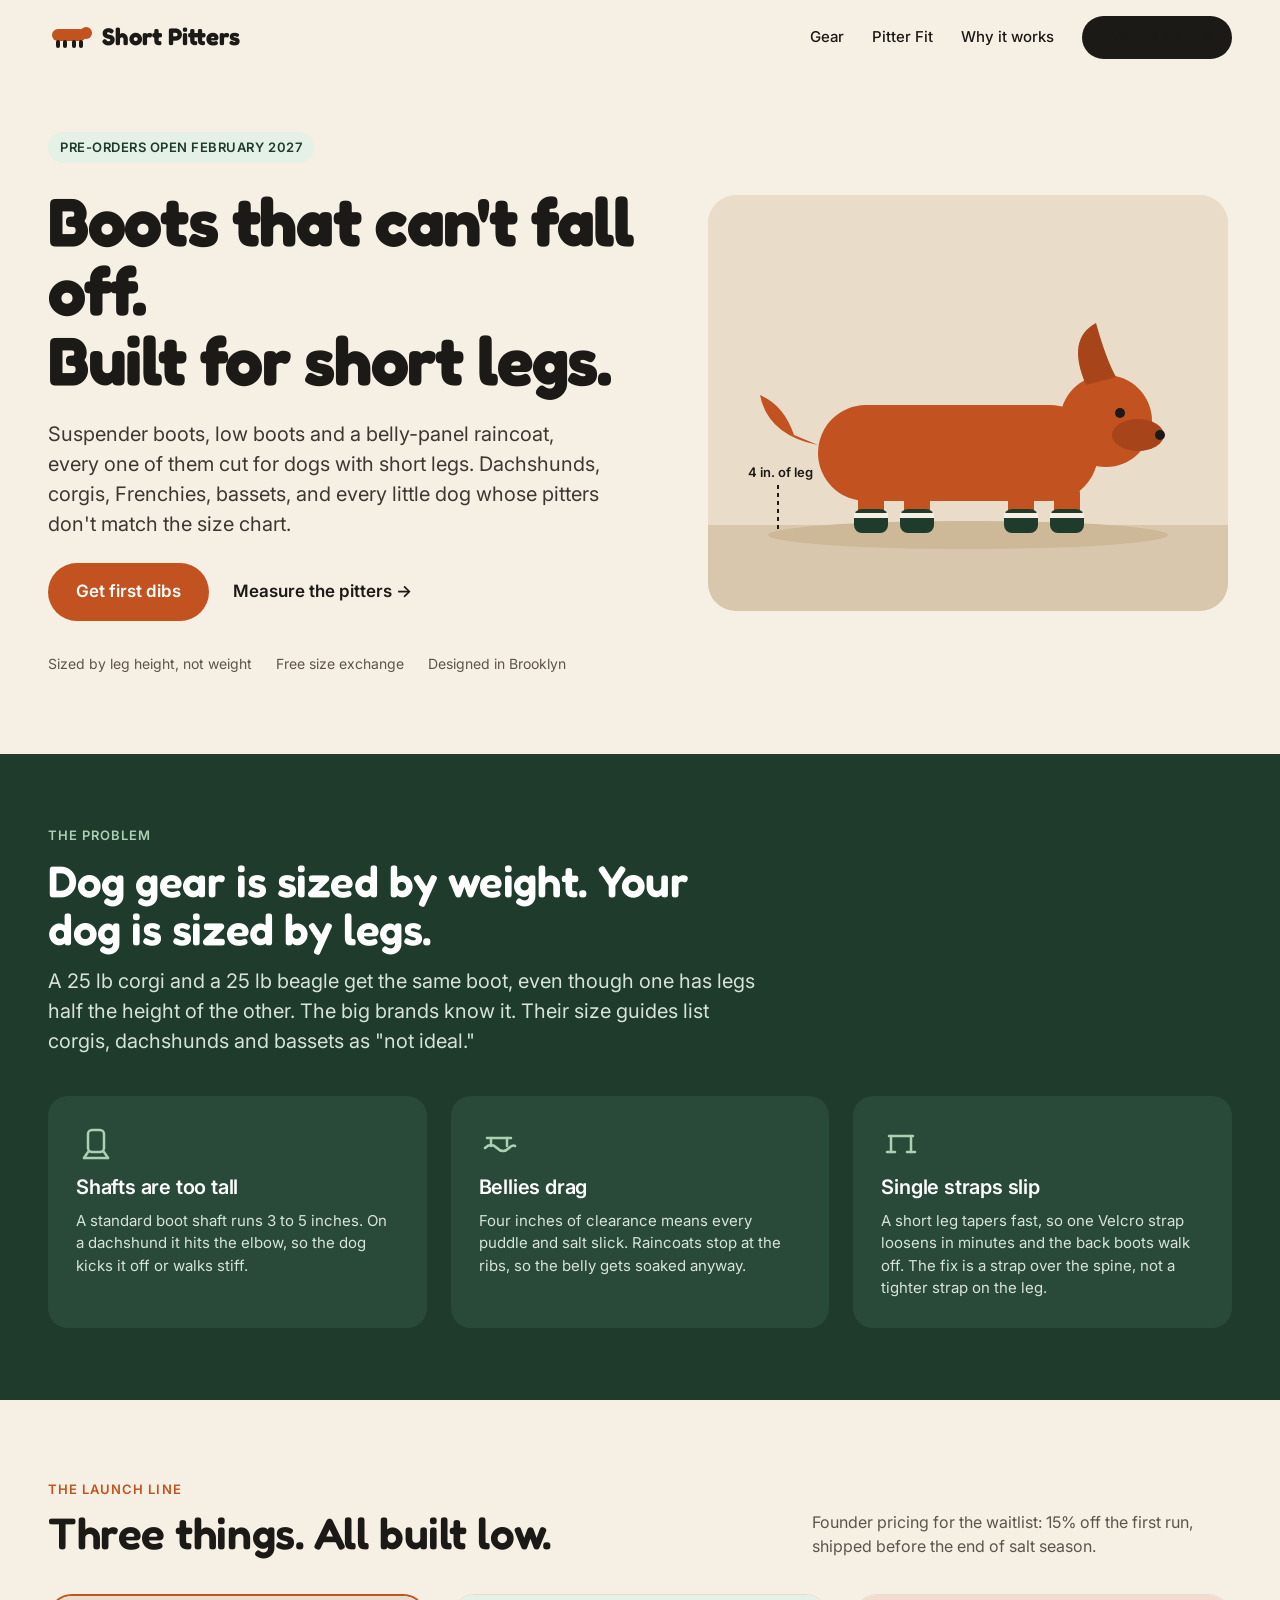
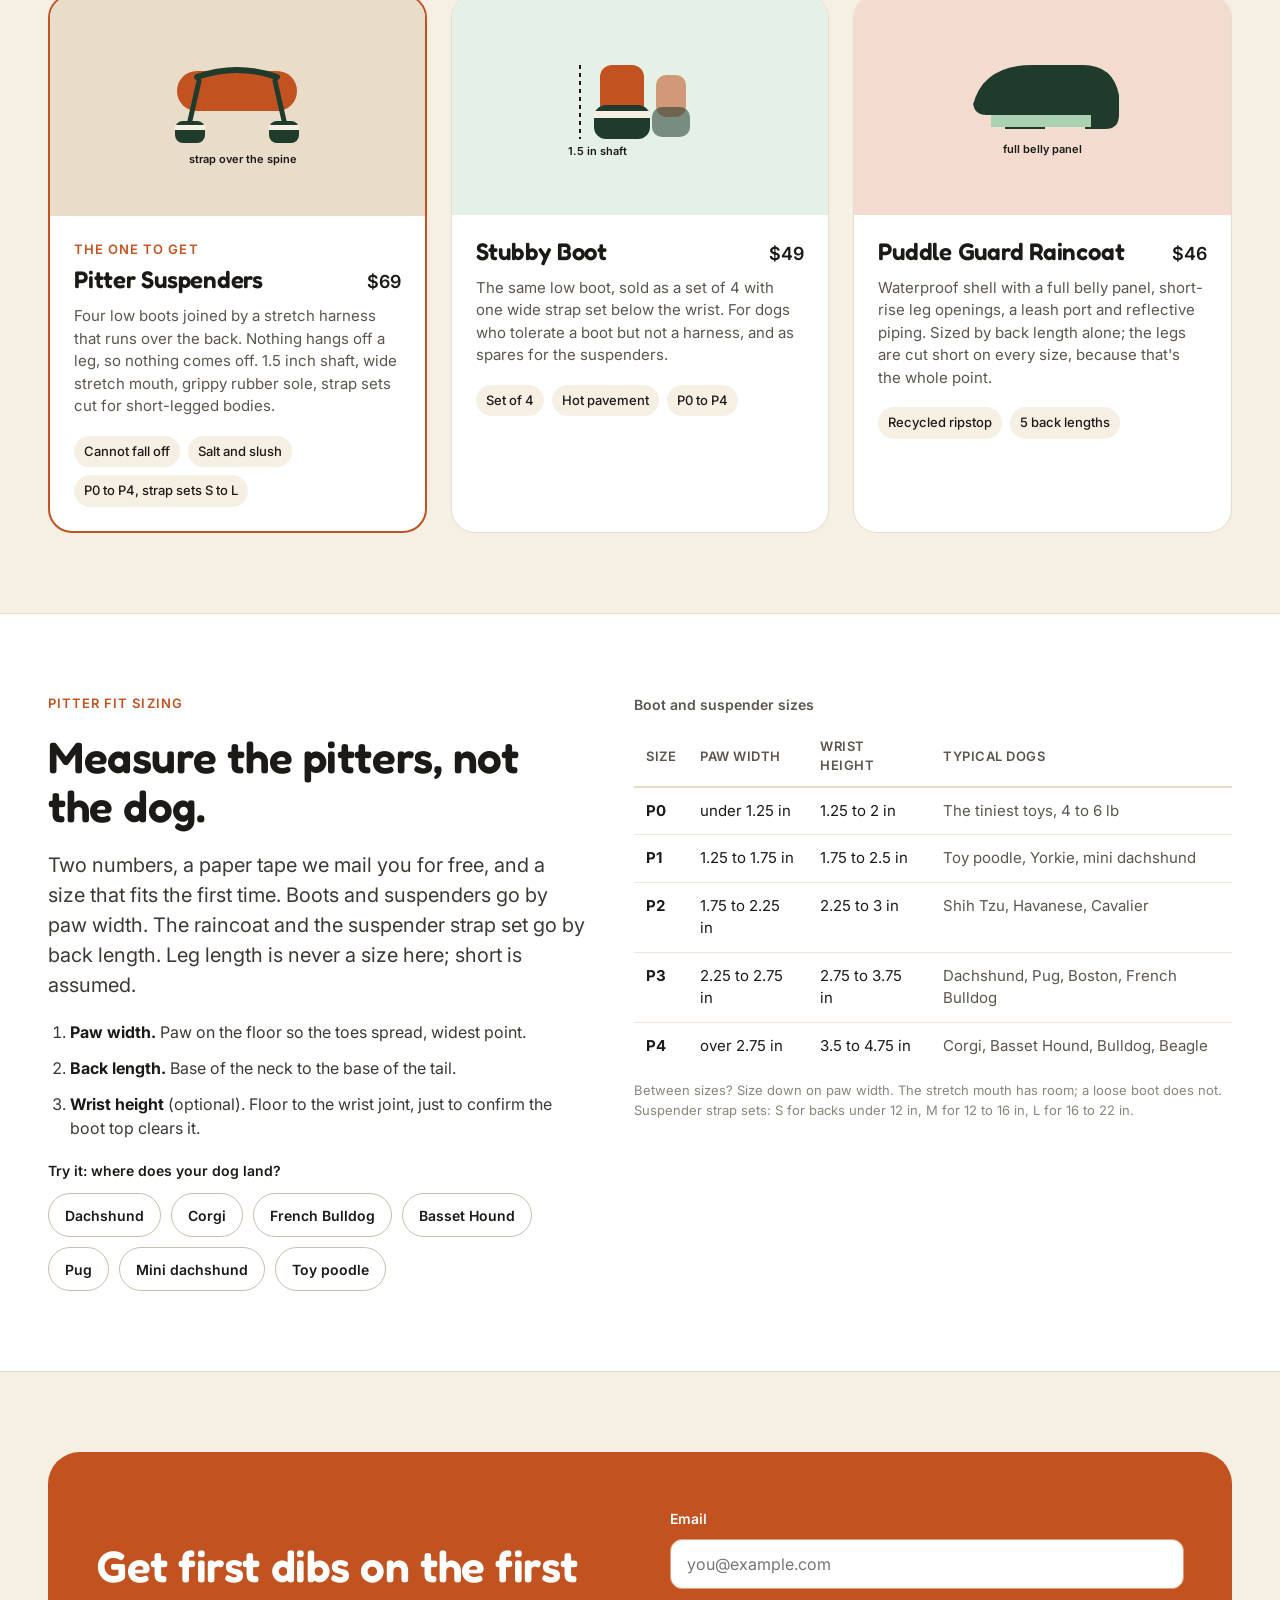
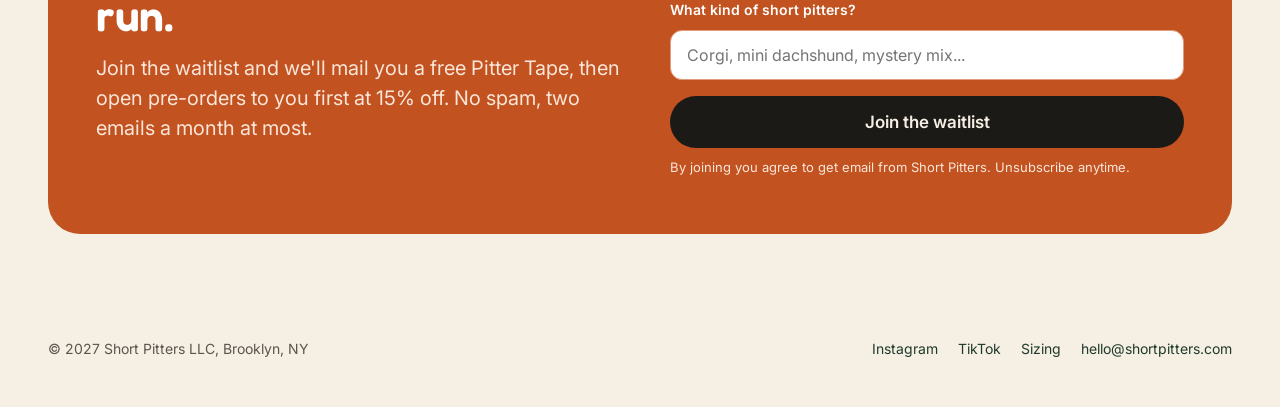
<file: index.html>
<!doctype html>
<html lang="en">
<head>
<meta charset="utf-8">
<meta name="viewport" content="width=device-width, initial-scale=1">
<title>Short Pitters | Suspender boots and gear for short-legged dogs</title>
<meta name="description" content="Suspender boots that cannot fall off, low boots and a belly-panel raincoat, all built for short-legged dogs. Dachshunds, corgis, Frenchies, bassets, toy breeds. Pre-orders open February 2027.">
<link rel="canonical" href="https://shortpitters.com/">
<link rel="icon" href="/favicon.svg" type="image/svg+xml">
<link rel="apple-touch-icon" href="/apple-touch-icon.png">
<meta property="og:type" content="website">
<meta property="og:title" content="Short Pitters: boots that cannot fall off. Built for short legs.">
<meta property="og:description" content="Gear sized by leg height for short-legged dogs. Join the waitlist and get a free Pitter Tape.">
<meta property="og:url" content="https://shortpitters.com/">
<meta property="og:image" content="https://shortpitters.com/og.png">
<meta name="twitter:card" content="summary_large_image">
<meta name="theme-color" content="#f6efe4">
<link rel="preconnect" href="https://fonts.googleapis.com">
<link rel="preconnect" href="https://fonts.gstatic.com" crossorigin>
<link href="https://fonts.googleapis.com/css2?family=Fredoka:wght@500;600;700&family=Inter:wght@400;500;600&display=swap" rel="stylesheet">
<link rel="stylesheet" href="/styles.css">
<script type="application/ld+json">
{"@context":"https://schema.org","@type":"Organization","name":"Short Pitters","url":"https://shortpitters.com","logo":"https://shortpitters.com/favicon.svg","sameAs":["https://instagram.com/shortpitters","https://tiktok.com/@shortpitters"]}
</script>
</head>
<body>
<a class="skip" href="#main">Skip to content</a>

<header class="site-header">
  <div class="wrap header-row">
    <a class="brand" href="#top" aria-label="Short Pitters home">
      <svg width="44" height="28" viewBox="0 0 44 28" aria-hidden="true"><rect x="4" y="6" width="34" height="12" rx="6" fill="#c2521f"/><circle cx="38" cy="10" r="6" fill="#c2521f"/><rect x="8" y="17" width="4" height="8" rx="2" fill="#1c1a17"/><rect x="15" y="17" width="4" height="8" rx="2" fill="#1c1a17"/><rect x="24" y="17" width="4" height="8" rx="2" fill="#1c1a17"/><rect x="31" y="17" width="4" height="8" rx="2" fill="#1c1a17"/></svg>
      <span>Short Pitters</span>
    </a>
    <button class="nav-toggle" aria-expanded="false" aria-controls="nav" aria-label="Open menu">
      <span></span><span></span><span></span>
    </button>
    <nav id="nav" class="nav">
      <a href="#products">Gear</a>
      <a href="#fit">Pitter Fit</a>
      <a href="#why">Why it works</a>
      <a class="btn btn-dark" href="#waitlist">Join the waitlist</a>
    </nav>
  </div>
</header>

<main id="main">
<section id="top" class="hero wrap">
  <div class="hero-copy">
    <span class="eyebrow pill-green">Pre-orders open February 2027</span>
    <h1>Boots that can't fall off.<br>Built for short legs.</h1>
    <p class="lede">Suspender boots, low boots and a belly-panel raincoat, every one of them cut for dogs with short legs. Dachshunds, corgis, Frenchies, bassets, and every little dog whose pitters don't match the size chart.</p>
    <div class="cta-row">
      <a class="btn btn-clay" href="#waitlist">Get first dibs</a>
      <a class="btn btn-text" href="#fit">Measure the pitters &rarr;</a>
    </div>
    <ul class="proof">
      <li>Sized by leg height, not weight</li>
      <li>Free size exchange</li>
      <li>Designed in Brooklyn</li>
    </ul>
  </div>
  <div class="hero-art">
    <svg viewBox="0 0 520 416" role="img" aria-label="Illustration of a long, low dog wearing four short boots">
      <rect x="0" y="330" width="520" height="86" fill="#d9c7ad"/>
      <ellipse cx="260" cy="340" rx="200" ry="14" fill="#cdb898"/>
      <rect x="110" y="210" width="280" height="96" rx="48" fill="#c2521f"/>
      <circle cx="398" cy="226" r="46" fill="#c2521f"/>
      <ellipse cx="430" cy="240" rx="26" ry="16" fill="#a8441a"/>
      <path d="M378 190 q-20 -46 10 -62 q10 36 20 54 z" fill="#a8441a"/>
      <circle cx="412" cy="218" r="5" fill="#1c1a17"/>
      <circle cx="452" cy="240" r="5" fill="#1c1a17"/>
      <path d="M110 250 q-50 -10 -58 -50 q24 10 34 40 z" fill="#c2521f"/>
      <g fill="#c2521f"><rect x="150" y="290" width="26" height="40" rx="8"/><rect x="196" y="290" width="26" height="40" rx="8"/><rect x="300" y="290" width="26" height="40" rx="8"/><rect x="346" y="290" width="26" height="40" rx="8"/></g>
      <g fill="#1f3b2c"><rect x="146" y="314" width="34" height="24" rx="8"/><rect x="192" y="314" width="34" height="24" rx="8"/><rect x="296" y="314" width="34" height="24" rx="8"/><rect x="342" y="314" width="34" height="24" rx="8"/></g>
      <g fill="#f6efe4"><rect x="146" y="318" width="34" height="5"/><rect x="192" y="318" width="34" height="5"/><rect x="296" y="318" width="34" height="5"/><rect x="342" y="318" width="34" height="5"/></g>
      <line x1="70" y1="290" x2="70" y2="338" stroke="#1c1a17" stroke-width="2" stroke-dasharray="4 4"/>
      <text x="40" y="282" font-family="Inter, sans-serif" font-size="13" font-weight="600" fill="#1c1a17">4 in. of leg</text>
    </svg>
  </div>
</section>

<section id="why" class="band-green">
  <div class="wrap stack-40">
    <div class="stack-12 narrow">
      <span class="eyebrow light">The problem</span>
      <h2>Dog gear is sized by weight. Your dog is sized by legs.</h2>
      <p class="lede light">A 25 lb corgi and a 25 lb beagle get the same boot, even though one has legs half the height of the other. The big brands know it. Their size guides list corgis, dachshunds and bassets as "not ideal."</p>
    </div>
    <div class="grid-3">
      <div class="card-dark">
        <svg width="40" height="40" viewBox="0 0 40 40" fill="none" stroke="#a9d1b2" stroke-width="2.5" stroke-linecap="round" aria-hidden="true"><rect x="12" y="6" width="16" height="22" rx="4"/><path d="M8 34h24"/><path d="M12 28l-4 6M28 28l4 6"/></svg>
        <h3>Shafts are too tall</h3>
        <p>A standard boot shaft runs 3 to 5 inches. On a dachshund it hits the elbow, so the dog kicks it off or walks stiff.</p>
      </div>
      <div class="card-dark">
        <svg width="40" height="40" viewBox="0 0 40 40" fill="none" stroke="#a9d1b2" stroke-width="2.5" stroke-linecap="round" aria-hidden="true"><path d="M6 24c4-4 8-4 12 0s8 4 12 0 6-2 6-2"/><path d="M8 14h24"/><path d="M12 14v8M28 14v8"/></svg>
        <h3>Bellies drag</h3>
        <p>Four inches of clearance means every puddle and salt slick. Raincoats stop at the ribs, so the belly gets soaked anyway.</p>
      </div>
      <div class="card-dark">
        <svg width="40" height="40" viewBox="0 0 40 40" fill="none" stroke="#a9d1b2" stroke-width="2.5" stroke-linecap="round" aria-hidden="true"><path d="M8 12h24"/><path d="M10 12v16M30 12v16"/><path d="M6 28h8M26 28h8"/></svg>
        <h3>Single straps slip</h3>
        <p>A short leg tapers fast, so one Velcro strap loosens in minutes and the back boots walk off. The fix is a strap over the spine, not a tighter strap on the leg.</p>
      </div>
    </div>
  </div>
</section>

<section id="products" class="wrap stack-36 section">
  <div class="section-head">
    <div class="stack-10">
      <span class="eyebrow clay">The launch line</span>
      <h2>Three things. All built low.</h2>
    </div>
    <p class="muted narrow-420">Founder pricing for the waitlist: 15% off the first run, shipped before the end of salt season.</p>
  </div>
  <div class="grid-3">
    <article class="product product-lead">
      <div class="product-art art-sand">
        <svg width="200" height="130" viewBox="0 0 200 130" aria-hidden="true"><rect x="40" y="30" width="120" height="40" rx="20" fill="#c2521f"/><path d="M60 36 q40 -14 80 0" fill="none" stroke="#1f3b2c" stroke-width="6" stroke-linecap="round"/><path d="M62 40 l-10 44 M138 40 l10 44" stroke="#1f3b2c" stroke-width="5" stroke-linecap="round"/><g fill="#1f3b2c"><rect x="38" y="80" width="30" height="22" rx="8"/><rect x="132" y="80" width="30" height="22" rx="8"/></g><g fill="#f6efe4"><rect x="38" y="84" width="30" height="5"/><rect x="132" y="84" width="30" height="5"/></g><text x="52" y="122" font-family="Inter, sans-serif" font-size="11" font-weight="600" fill="#1c1a17">strap over the spine</text></svg>
      </div>
      <div class="product-body">
        <span class="eyebrow clay">The one to get</span>
        <div class="product-title"><h3>Pitter Suspenders</h3><span class="price">$69</span></div>
        <p>Four low boots joined by a stretch harness that runs over the back. Nothing hangs off a leg, so nothing comes off. 1.5 inch shaft, wide stretch mouth, grippy rubber sole, strap sets cut for short-legged bodies.</p>
        <ul class="tags"><li>Cannot fall off</li><li>Salt and slush</li><li>P0 to P4, strap sets S to L</li></ul>
      </div>
    </article>
    <article class="product">
      <div class="product-art art-mint">
        <svg width="160" height="120" viewBox="0 0 160 120" aria-hidden="true"><rect x="40" y="20" width="44" height="52" rx="12" fill="#c2521f"/><rect x="34" y="60" width="56" height="34" rx="12" fill="#1f3b2c"/><rect x="34" y="66" width="56" height="7" fill="#f6efe4"/><rect x="96" y="30" width="30" height="42" rx="10" fill="#c2521f" opacity="0.55"/><rect x="92" y="62" width="38" height="30" rx="10" fill="#1f3b2c" opacity="0.55"/><line x1="20" y1="20" x2="20" y2="94" stroke="#1c1a17" stroke-width="2" stroke-dasharray="4 4"/><text x="8" y="110" font-family="Inter, sans-serif" font-size="11" font-weight="600" fill="#1c1a17">1.5 in shaft</text></svg>
      </div>
      <div class="product-body">
        <div class="product-title"><h3>Stubby Boot</h3><span class="price">$49</span></div>
        <p>The same low boot, sold as a set of 4 with one wide strap set below the wrist. For dogs who tolerate a boot but not a harness, and as spares for the suspenders.</p>
        <ul class="tags"><li>Set of 4</li><li>Hot pavement</li><li>P0 to P4</li></ul>
      </div>
    </article>
    <article class="product">
      <div class="product-art art-blush">
        <svg width="180" height="120" viewBox="0 0 180 120" aria-hidden="true"><path d="M20 60 q10 -40 60 -40 h50 q30 0 36 30 v20 q0 14 -14 14 h-20 v-14 h-40 v14 h-40 v-14 h-18 q-14 0 -14 -14 z" fill="#1f3b2c"/><path d="M38 70 h100 v12 h-100 z" fill="#a9d1b2"/><text x="50" y="108" font-family="Inter, sans-serif" font-size="11" font-weight="600" fill="#1c1a17">full belly panel</text></svg>
      </div>
      <div class="product-body">
        <div class="product-title"><h3>Puddle Guard Raincoat</h3><span class="price">$46</span></div>
        <p>Waterproof shell with a full belly panel, short-rise leg openings, a leash port and reflective piping. Sized by back length alone; the legs are cut short on every size, because that's the whole point.</p>
        <ul class="tags"><li>Recycled ripstop</li><li>5 back lengths</li></ul>
      </div>
    </article>
  </div>
</section>

<section id="fit" class="band-white">
  <div class="wrap fit-row">
    <div class="fit-copy stack-20">
      <span class="eyebrow clay">Pitter Fit sizing</span>
      <h2>Measure the pitters, not the dog.</h2>
      <p class="lede">Two numbers, a paper tape we mail you for free, and a size that fits the first time. Boots and suspenders go by paw width. The raincoat and the suspender strap set go by back length. Leg length is never a size here; short is assumed.</p>
      <ol class="steps">
        <li><strong>Paw width.</strong> Paw on the floor so the toes spread, widest point.</li>
        <li><strong>Back length.</strong> Base of the neck to the base of the tail.</li>
        <li><strong>Wrist height</strong> (optional). Floor to the wrist joint, just to confirm the boot top clears it.</li>
      </ol>
      <div class="picker stack-12">
        <p class="label">Try it: where does your dog land?</p>
        <div class="chips" role="group" aria-label="Pick a breed">
          <button type="button" class="chip" data-strap="L" data-boot="P3">Dachshund</button>
          <button type="button" class="chip" data-strap="M" data-boot="P4">Corgi</button>
          <button type="button" class="chip" data-strap="M" data-boot="P3">French Bulldog</button>
          <button type="button" class="chip" data-strap="L" data-boot="P4">Basset Hound</button>
          <button type="button" class="chip" data-strap="S" data-boot="P3">Pug</button>
          <button type="button" class="chip" data-strap="M" data-boot="P2">Mini dachshund</button>
          <button type="button" class="chip" data-strap="M" data-boot="P1">Toy poodle</button>
        </div>
        <p class="pick-result" id="pick-result" aria-live="polite" hidden></p>
      </div>
    </div>
    <div class="fit-table stack-12">
      <p class="label muted">Boot and suspender sizes</p>
      <div class="table-scroll">
        <table>
          <thead><tr><th>Size</th><th>Paw width</th><th>Wrist height</th><th>Typical dogs</th></tr></thead>
          <tbody>
            <tr><td><strong>P0</strong></td><td>under 1.25 in</td><td>1.25 to 2 in</td><td class="muted">The tiniest toys, 4 to 6 lb</td></tr>
            <tr><td><strong>P1</strong></td><td>1.25 to 1.75 in</td><td>1.75 to 2.5 in</td><td class="muted">Toy poodle, Yorkie, mini dachshund</td></tr>
            <tr><td><strong>P2</strong></td><td>1.75 to 2.25 in</td><td>2.25 to 3 in</td><td class="muted">Shih Tzu, Havanese, Cavalier</td></tr>
            <tr><td><strong>P3</strong></td><td>2.25 to 2.75 in</td><td>2.75 to 3.75 in</td><td class="muted">Dachshund, Pug, Boston, French Bulldog</td></tr>
            <tr><td><strong>P4</strong></td><td>over 2.75 in</td><td>3.5 to 4.75 in</td><td class="muted">Corgi, Basset Hound, Bulldog, Beagle</td></tr>
          </tbody>
        </table>
      </div>
      <p class="fine">Between sizes? Size down on paw width. The stretch mouth has room; a loose boot does not. Suspender strap sets: S for backs under 12 in, M for 12 to 16 in, L for 16 to 22 in.</p>
    </div>
  </div>
</section>

<section id="waitlist" class="wrap section">
  <div class="waitlist-card">
    <div class="stack-14">
      <h2>Get first dibs on the first run.</h2>
      <p class="lede on-clay">Join the waitlist and we'll mail you a free Pitter Tape, then open pre-orders to you first at 15% off. No spam, two emails a month at most.</p>
    </div>
    <form class="waitlist-form" name="waitlist" method="POST" action="/thanks.html" data-netlify="true" netlify-honeypot="bot-field">
      <input type="hidden" name="form-name" value="waitlist">
      <p class="hp"><label>Leave this empty <input name="bot-field"></label></p>
      <label for="wl-email">Email</label>
      <input id="wl-email" name="email" type="email" autocomplete="email" placeholder="you@example.com" required>
      <label for="wl-breed">What kind of short pitters?</label>
      <input id="wl-breed" name="dog" type="text" placeholder="Corgi, mini dachshund, mystery mix...">
      <button type="submit" class="btn btn-dark">Join the waitlist</button>
      <p class="fine on-clay">By joining you agree to get email from Short Pitters. Unsubscribe anytime.</p>
    </form>
  </div>
</section>
</main>

<footer class="wrap footer">
  <span>&copy; 2027 Short Pitters LLC, Brooklyn, NY</span>
  <nav class="footer-links" aria-label="Footer">
    <a href="https://instagram.com/shortpitters" rel="noopener">Instagram</a>
    <a href="https://tiktok.com/@shortpitters" rel="noopener">TikTok</a>
    <a href="#fit">Sizing</a>
    <a href="mailto:hello@shortpitters.com">hello@shortpitters.com</a>
  </nav>
</footer>

<script src="/script.js" defer></script>
</body>
</html>
</file>
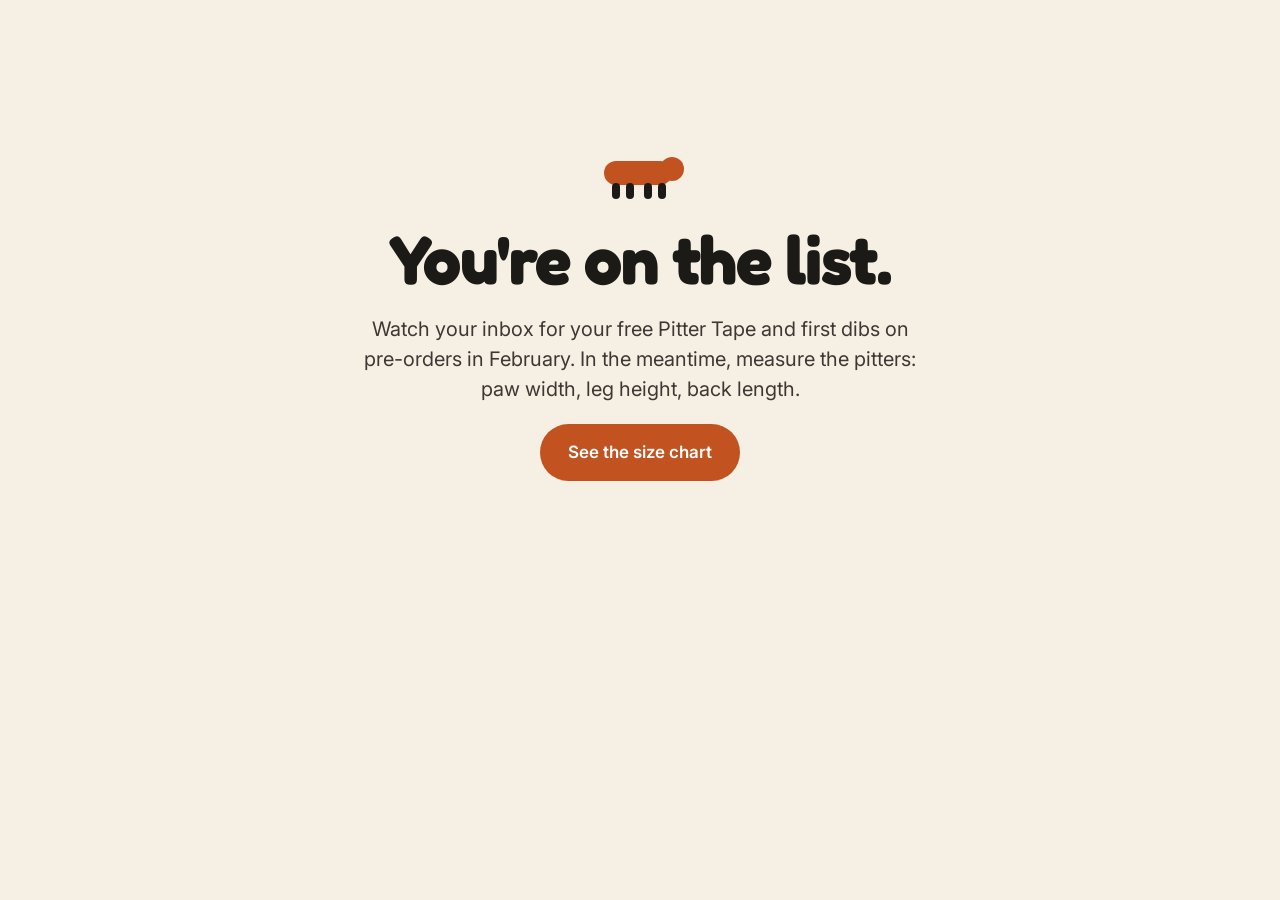
<file: thanks.html>
<!doctype html>
<html lang="en">
<head>
<meta charset="utf-8">
<meta name="viewport" content="width=device-width, initial-scale=1">
<title>You're on the list | Short Pitters</title>
<meta name="robots" content="noindex">
<link rel="icon" href="/favicon.svg" type="image/svg+xml">
<link href="https://fonts.googleapis.com/css2?family=Fredoka:wght@600;700&family=Inter:wght@400;500;600&display=swap" rel="stylesheet">
<link rel="stylesheet" href="/styles.css">
</head>
<body>
<main class="thanks">
  <div class="inner">
    <svg width="88" height="56" viewBox="0 0 44 28" aria-hidden="true"><rect x="4" y="6" width="34" height="12" rx="6" fill="#c2521f"/><circle cx="38" cy="10" r="6" fill="#c2521f"/><rect x="8" y="17" width="4" height="8" rx="2" fill="#1c1a17"/><rect x="15" y="17" width="4" height="8" rx="2" fill="#1c1a17"/><rect x="24" y="17" width="4" height="8" rx="2" fill="#1c1a17"/><rect x="31" y="17" width="4" height="8" rx="2" fill="#1c1a17"/></svg>
    <h1>You're on the list.</h1>
    <p class="lede">Watch your inbox for your free Pitter Tape and first dibs on pre-orders in February. In the meantime, measure the pitters: paw width, leg height, back length.</p>
    <a class="btn btn-clay" href="/#fit">See the size chart</a>
  </div>
</main>
</body>
</html>
</file>
<file: styles.css>
:root{
  --cream:#f6efe4;--sand:#e9dcc8;--line:#e6dccb;--ink:#1c1a17;--ink-2:#3d3833;--muted:#5c554d;--faint:#8a847c;
  --clay:#c2521f;--clay-dark:#a8441a;--forest:#1f3b2c;--forest-2:#2a4a39;--mint:#a9d1b2;--mint-bg:#e5f0e6;--blush:#f3dccf;
  --display:"Fredoka",Inter,system-ui,sans-serif;--body:Inter,system-ui,-apple-system,"Segoe UI",sans-serif;
}
*{box-sizing:border-box}
html{scroll-behavior:smooth}
body{margin:0;font-family:var(--body);color:var(--ink);background:var(--cream);line-height:1.5;-webkit-font-smoothing:antialiased}
h1,h2,h3{font-family:var(--display);margin:0;line-height:1.1;letter-spacing:-.01em}
h1{font-size:clamp(40px,6vw,68px);font-weight:700;line-height:1.02;letter-spacing:-.02em}
h2{font-size:clamp(30px,4vw,44px);font-weight:600}
h3{font-size:22px;font-weight:600}
p{margin:0}
a{color:var(--forest)}a:hover{color:var(--clay)}
img,svg{max-width:100%;display:block}
.wrap{max-width:1280px;margin:0 auto;padding-left:24px;padding-right:24px}
@media(min-width:720px){.wrap{padding-left:48px;padding-right:48px}}
.skip{position:absolute;left:-999px;top:8px;background:var(--ink);color:var(--cream);padding:8px 12px;border-radius:8px;z-index:100}
.skip:focus{left:8px}

.stack-10{display:flex;flex-direction:column;gap:10px}
.stack-12{display:flex;flex-direction:column;gap:12px}
.stack-14{display:flex;flex-direction:column;gap:14px}
.stack-20{display:flex;flex-direction:column;gap:20px}
.stack-36{display:flex;flex-direction:column;gap:36px}
.stack-40{display:flex;flex-direction:column;gap:40px}
.narrow{max-width:720px}.narrow-420{max-width:420px}
.muted{color:var(--muted)}.fine{font-size:13px;color:var(--faint)}
.label{font-size:14px;font-weight:600}
.lede{font-size:clamp(17px,1.6vw,20px);line-height:1.5;color:var(--ink-2);max-width:560px}
.lede.light{color:#d7e3d9;max-width:none}
.lede.on-clay,.fine.on-clay{color:#fbe6da}
.eyebrow{font-size:13px;font-weight:600;letter-spacing:.08em;text-transform:uppercase}
.eyebrow.clay{color:var(--clay)}.eyebrow.light{color:var(--mint)}
.pill-green{display:inline-flex;align-self:flex-start;background:var(--mint-bg);color:var(--forest);padding:6px 12px;border-radius:999px;letter-spacing:.04em}

.btn{display:inline-flex;align-items:center;justify-content:center;min-height:44px;padding:12px 24px;border-radius:999px;font-weight:600;font-size:16px;text-decoration:none;border:0;cursor:pointer;font-family:inherit;transition:transform .12s ease,background .12s ease}
.btn:hover{transform:translateY(-1px)}
.btn-dark{background:var(--ink);color:var(--cream)}.btn-dark:hover{color:var(--cream);background:#000}
.btn-clay{background:var(--clay);color:#fff;padding:16px 28px;font-size:17px}.btn-clay:hover{background:var(--clay-dark);color:#fff}
.btn-text{color:var(--ink);padding:16px 12px;font-size:17px}.btn-text:hover{color:var(--clay);transform:none}

.site-header{position:sticky;top:0;z-index:50;background:rgba(246,239,228,.92);backdrop-filter:blur(8px);border-bottom:1px solid transparent}
.header-row{display:flex;align-items:center;justify-content:space-between;gap:16px;padding-top:16px;padding-bottom:16px}
.brand{display:flex;align-items:center;gap:10px;text-decoration:none;color:var(--ink);font-family:var(--display);font-weight:700;font-size:24px}
.brand:hover{color:var(--ink)}
.nav{display:flex;align-items:center;gap:28px;font-size:15px;font-weight:500}
.nav a{text-decoration:none;color:var(--ink)}.nav a:hover{color:var(--clay)}
.nav .btn{padding:10px 18px;min-height:40px;font-size:15px}
.nav-toggle{display:none;width:44px;height:44px;border:0;background:transparent;cursor:pointer;flex-direction:column;justify-content:center;gap:5px;align-items:center}
.nav-toggle span{display:block;width:22px;height:2px;background:var(--ink);border-radius:2px}
@media(max-width:760px){
  .nav-toggle{display:flex}
  .nav{display:none;position:absolute;left:0;right:0;top:100%;flex-direction:column;align-items:stretch;gap:0;background:var(--cream);border-bottom:1px solid var(--line);padding:8px 24px 16px}
  .nav.open{display:flex}
  .nav a{padding:14px 0;border-top:1px solid var(--line)}
  .nav .btn{margin-top:8px;justify-content:center;border-top:0}
}

.hero{display:flex;flex-wrap:wrap;gap:48px;align-items:center;padding-top:40px;padding-bottom:64px}
@media(min-width:720px){.hero{padding-top:56px;padding-bottom:80px}}
.hero-copy{flex:1 1 440px;min-width:0;display:flex;flex-direction:column;gap:24px}
.cta-row{display:flex;flex-wrap:wrap;gap:12px;align-items:center}
.proof{list-style:none;margin:0;padding:8px 0 0;display:flex;flex-wrap:wrap;gap:8px 24px;font-size:14px;color:var(--muted)}
.hero-art{flex:1 1 360px;min-width:0;display:flex;justify-content:center}
.hero-art svg{width:100%;max-width:520px;aspect-ratio:5/4;background:var(--sand);border-radius:28px}

.section{padding-top:64px;padding-bottom:64px}
@media(min-width:720px){.section{padding-top:80px;padding-bottom:80px}}
.band-green{background:var(--forest);color:var(--cream);padding:64px 0}
.band-green h2{color:#fff}
@media(min-width:720px){.band-green{padding:72px 0}}
.band-white{background:#fff;border-top:1px solid var(--line);border-bottom:1px solid var(--line);padding:64px 0}
@media(min-width:720px){.band-white{padding:80px 0}}

.grid-3{display:grid;grid-template-columns:repeat(3,minmax(0,1fr));gap:24px}
@media(max-width:900px){.grid-3{grid-template-columns:1fr}}
.card-dark{background:var(--forest-2);border-radius:20px;padding:28px;display:flex;flex-direction:column;gap:12px}
.card-dark h3{color:#fff;font-family:var(--body);font-size:20px}
.card-dark p{font-size:15px;color:#d7e3d9}

.section-head{display:flex;flex-wrap:wrap;justify-content:space-between;align-items:flex-end;gap:16px}
.product{background:#fff;border:1px solid var(--line);border-radius:24px;overflow:hidden;display:flex;flex-direction:column}
.product-art{height:220px;display:flex;align-items:center;justify-content:center}
.art-sand{background:var(--sand)}.art-mint{background:var(--mint-bg)}.art-blush{background:var(--blush)}
.product-body{padding:24px;display:flex;flex-direction:column;gap:10px;flex-grow:1}
.product-title{display:flex;justify-content:space-between;align-items:baseline;gap:12px}
.product-title h3{font-size:24px}
.price{font-weight:600;font-size:18px}
.product-body p{font-size:15px;color:var(--muted)}
.tags{list-style:none;margin:8px 0 0;padding:0;display:flex;flex-wrap:wrap;gap:8px;font-size:13px;font-weight:500}
.tags li{background:var(--cream);padding:6px 10px;border-radius:999px}

.fit-row{display:flex;flex-wrap:wrap;gap:48px;align-items:flex-start}
.fit-copy{flex:1 1 380px;min-width:0}
.fit-table{flex:1 1 440px;min-width:0}
.steps{margin:0;padding-left:22px;display:flex;flex-direction:column;gap:12px;font-size:16px;color:var(--ink-2)}
.steps strong{color:var(--ink)}
.chips{display:flex;flex-wrap:wrap;gap:10px}
.chip{font-family:inherit;font-size:14px;font-weight:600;padding:10px 16px;min-height:44px;border-radius:999px;cursor:pointer;background:#fff;color:var(--ink);border:1px solid #c9bfae}
.chip:hover{border-color:var(--ink)}
.chip[aria-pressed="true"]{background:var(--ink);color:var(--cream);border-color:var(--ink)}
.pick-result{font-size:15px;color:var(--forest);background:var(--mint-bg);padding:12px 16px;border-radius:12px}
.table-scroll{overflow-x:auto;-webkit-overflow-scrolling:touch}
table{width:100%;border-collapse:collapse;font-size:15px;min-width:520px}
th{text-align:left;color:var(--muted);font-size:13px;letter-spacing:.04em;text-transform:uppercase;padding:10px 12px;border-bottom:2px solid var(--line);font-weight:600}
td{padding:12px;border-bottom:1px solid #efe7da;vertical-align:top}
tbody tr:last-child td{border-bottom:0}

.waitlist-card{background:var(--clay);color:#fff;border-radius:32px;padding:40px 28px;display:flex;flex-wrap:wrap;gap:40px;align-items:center}
.waitlist-card h2{color:#fff}
@media(min-width:720px){.waitlist-card{padding:56px 48px}}
.waitlist-card>div{flex:1 1 360px;min-width:0}
.waitlist-form{flex:1 1 340px;min-width:0;display:flex;flex-direction:column;gap:10px}
.waitlist-form label{font-size:14px;font-weight:600}
.waitlist-form input{font-size:16px;padding:14px 16px;border-radius:12px;border:1px solid #e59a7a;background:#fff;color:var(--ink);font-family:inherit;width:100%}
.waitlist-form input:focus{outline:3px solid var(--ink);outline-offset:1px}
.waitlist-form .btn{margin-top:6px;font-size:17px;padding:16px 24px}
.hp{position:absolute;left:-9999px}

.footer{display:flex;flex-wrap:wrap;justify-content:space-between;gap:16px;font-size:14px;color:var(--muted);padding-top:24px;padding-bottom:48px}
.footer-links{display:flex;flex-wrap:wrap;gap:20px}
.footer-links a{text-decoration:none}

.thanks{min-height:70vh;display:flex;align-items:center;justify-content:center;text-align:center;padding:64px 24px}
.thanks .inner{max-width:560px;display:flex;flex-direction:column;gap:20px;align-items:center}

@media(prefers-reduced-motion:reduce){html{scroll-behavior:auto}.btn{transition:none}.btn:hover{transform:none}}

.product-lead{border:2px solid var(--clay)}
.product-body .eyebrow{margin-bottom:-2px}
</file>
